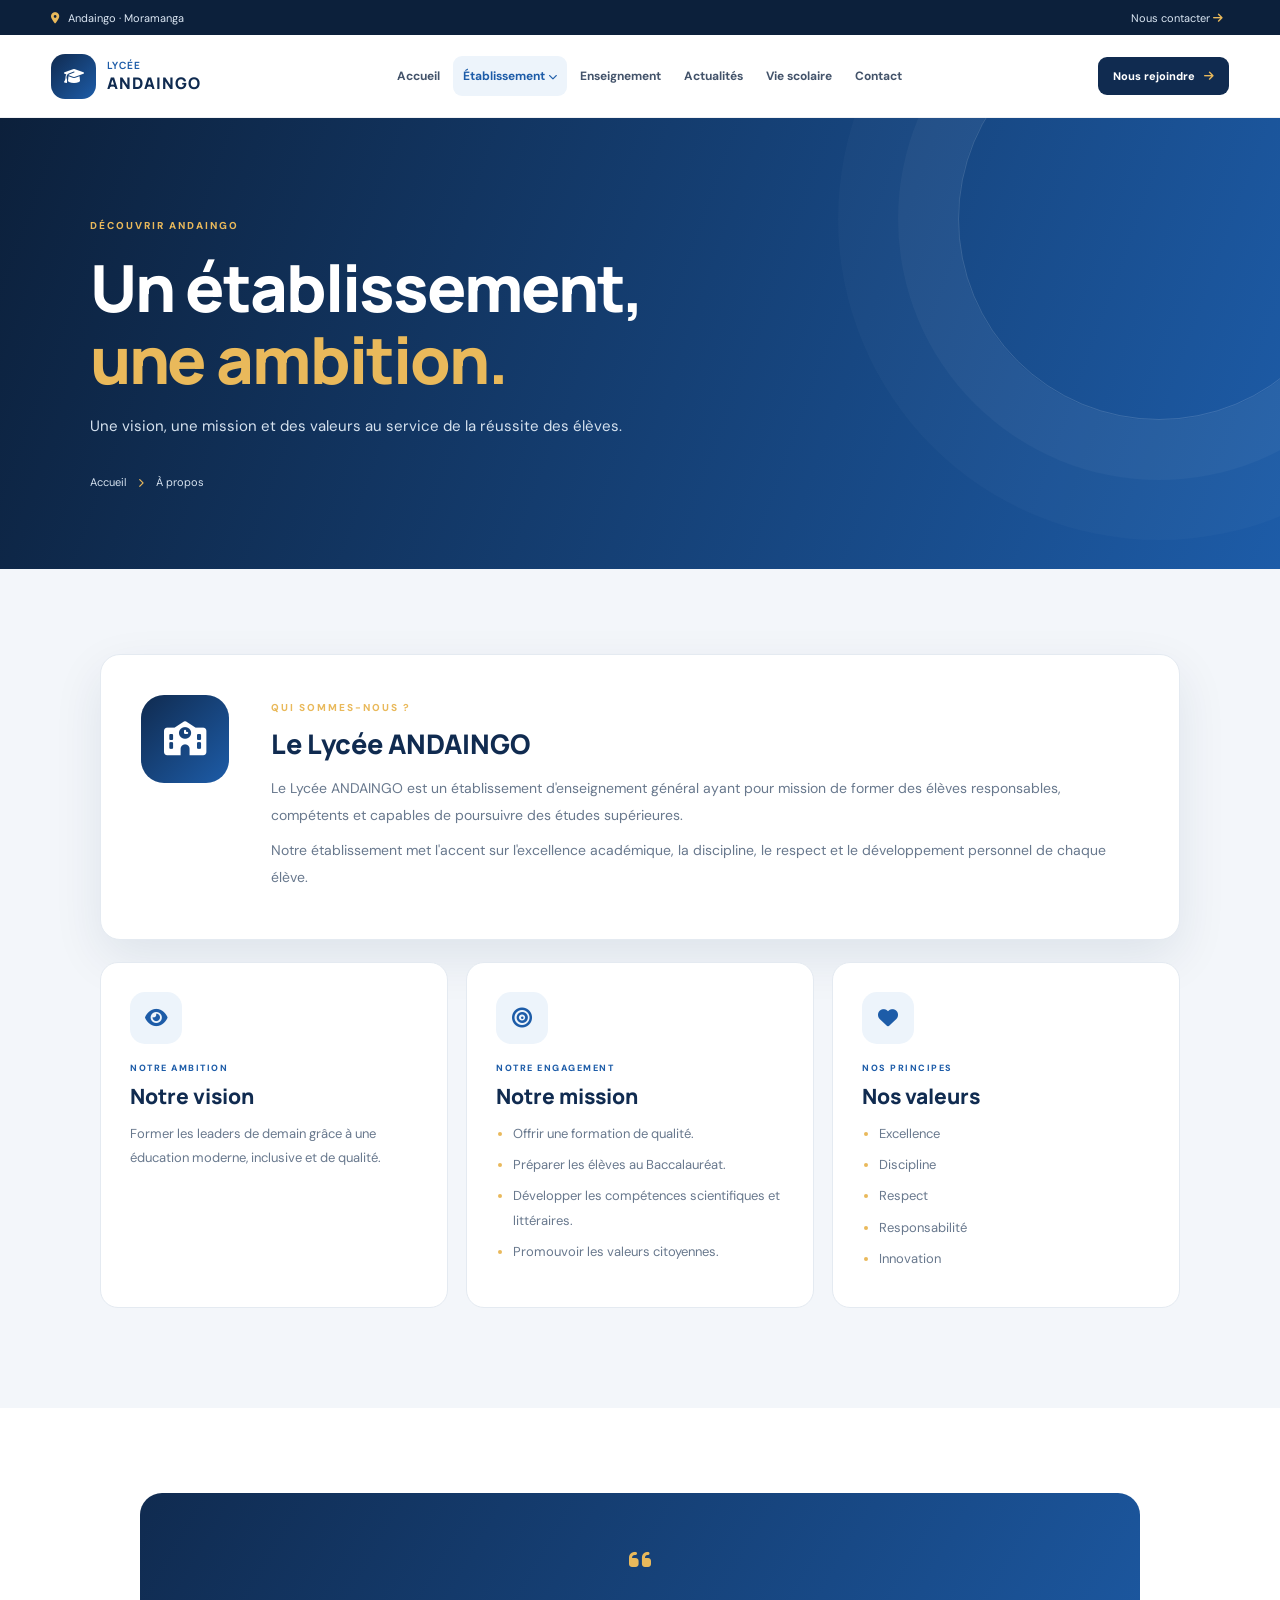
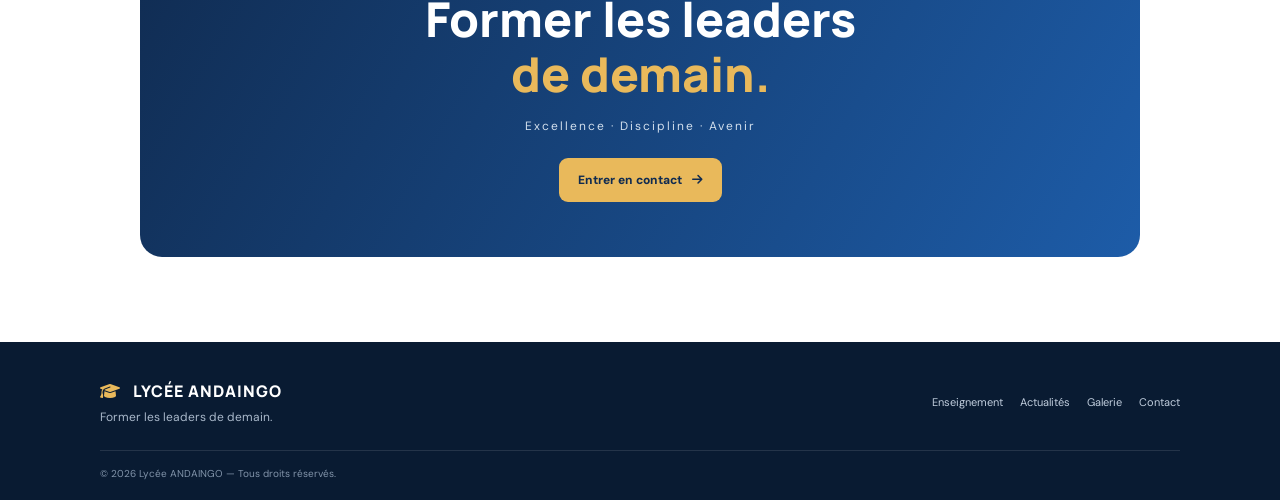
<file: about.html>
<!DOCTYPE html>
<html lang="fr">
 <head>
  <meta charset="utf-8"/>
  <meta content="width=device-width, initial-scale=1.0" name="viewport"/>
  <meta content="Pr&eacute;sentation du Lyc&eacute;e ANDAINGO, sa vision, sa mission et ses valeurs." name="description"/>
  <title>
   &Agrave; propos | Lyc&eacute;e ANDAINGO
  </title>
  <link href="https://fonts.googleapis.com" rel="preconnect"/>
  <link crossorigin="" href="https://fonts.gstatic.com" rel="preconnect"/>
  <link href="https://fonts.googleapis.com/css2?family=DM+Sans:wght@400;500;600;700;800&amp;family=Manrope:wght@400;500;600;700;800&amp;display=swap" rel="stylesheet"/>
  <link href="https://cdnjs.cloudflare.com/ajax/libs/font-awesome/6.6.0/css/all.min.css" rel="stylesheet"/>
  <link href="about.css" rel="stylesheet"/>
 </head>
 <body>
  <div class="topbar">
   <div class="topbar-inner">
    <span>
     <i class="fa-solid fa-location-dot">
     </i>
     Andaingo &middot; Moramanga
    </span>
    <a href="lycee.html#contact">
     Nous contacter
     <i class="fa-solid fa-arrow-right">
     </i>
    </a>
   </div>
  </div>
  <header class="site-header">
   <nav class="navbar">
    <a class="logo" href="lycee.html#home">
     <span class="logo-mark">
      <i class="fa-solid fa-graduation-cap">
      </i>
     </span>
     <span>
      <strong>
       LYC&Eacute;E
      </strong>
      <small>
       ANDAINGO
      </small>
     </span>
    </a>
    <button aria-expanded="false" aria-label="Ouvrir le menu" class="menu-btn" type="button">
     <i class="fa-solid fa-bars">
     </i>
    </button>
    <ul class="nav-links">
     <li>
      <a href="lycee.html#home">
       Accueil
      </a>
     </li>
     <li class="has-dropdown">
      <a class="active" href="about.html">
       &Eacute;tablissement
       <i class="fa-solid fa-chevron-down">
       </i>
      </a>
      <ul class="dropdown">
       <li>
        <a href="#presentation">
         Pr&eacute;sentation
        </a>
       </li>
       <li>
        <a href="#vision">
         Vision &amp; mission
        </a>
       </li>
       <li>
        <a href="#values">
         Nos valeurs
        </a>
       </li>
      </ul>
     </li>
     <li>
      <a href="lycee.html#series">
       Enseignement
      </a>
     </li>
     <li>
      <a href="lycee.html#news">
       Actualit&eacute;s
      </a>
     </li>
     <li>
      <a href="lycee.html#life">
       Vie scolaire
      </a>
     </li>
     <li>
      <a href="lycee.html#contact">
       Contact
      </a>
     </li>
    </ul>
    <a class="nav-cta" href="lycee.html#admission">
     Nous rejoindre
     <i class="fa-solid fa-arrow-right">
     </i>
    </a>
   </nav>
  </header>
  <main>
   <section class="page-hero">
    <div class="hero-inner">
     <span class="kicker">
      D&Eacute;COUVRIR ANDAINGO
     </span>
     <h1>
      Un &eacute;tablissement,
      <br/>
      <em>
       une ambition.
      </em>
     </h1>
     <p>
      Une vision, une mission et des valeurs au service de la r&eacute;ussite des &eacute;l&egrave;ves.
     </p>
     <div class="breadcrumb">
      <a href="lycee.html">
       Accueil
      </a>
      <i class="fa-solid fa-chevron-right">
      </i>
      <span>
       &Agrave; propos
      </span>
     </div>
    </div>
   </section>
   <section class="about-main" id="presentation">
    <div class="intro-card reveal">
     <div class="intro-icon">
      <i class="fa-solid fa-school">
      </i>
     </div>
     <div>
      <span class="kicker">
       QUI SOMMES-NOUS ?
      </span>
      <h2>
       Le Lyc&eacute;e ANDAINGO
      </h2>
      <p>
       Le Lyc&eacute;e ANDAINGO est un &eacute;tablissement d'enseignement g&eacute;n&eacute;ral ayant pour mission de former des &eacute;l&egrave;ves responsables, comp&eacute;tents et capables de poursuivre des &eacute;tudes sup&eacute;rieures.
      </p>
      <p>
       Notre &eacute;tablissement met l'accent sur l'excellence acad&eacute;mique, la discipline, le respect et le d&eacute;veloppement personnel de chaque &eacute;l&egrave;ve.
      </p>
     </div>
    </div>
    <div class="info-grid">
     <article class="info-card reveal" id="vision">
      <span class="info-icon">
       <i class="fa-solid fa-eye">
       </i>
      </span>
      <span class="card-label">
       NOTRE AMBITION
      </span>
      <h2>
       Notre vision
      </h2>
      <p>
       Former les leaders de demain gr&acirc;ce &agrave; une &eacute;ducation moderne, inclusive et de qualit&eacute;.
      </p>
     </article>
     <article class="info-card reveal" id="mission">
      <span class="info-icon">
       <i class="fa-solid fa-bullseye">
       </i>
      </span>
      <span class="card-label">
       NOTRE ENGAGEMENT
      </span>
      <h2>
       Notre mission
      </h2>
      <ul>
       <li>
        Offrir une formation de qualit&eacute;.
       </li>
       <li>
        Pr&eacute;parer les &eacute;l&egrave;ves au Baccalaur&eacute;at.
       </li>
       <li>
        D&eacute;velopper les comp&eacute;tences scientifiques et litt&eacute;raires.
       </li>
       <li>
        Promouvoir les valeurs citoyennes.
       </li>
      </ul>
     </article>
     <article class="info-card reveal" id="values">
      <span class="info-icon">
       <i class="fa-solid fa-heart">
       </i>
      </span>
      <span class="card-label">
       NOS PRINCIPES
      </span>
      <h2>
       Nos valeurs
      </h2>
      <ul>
       <li>
        Excellence
       </li>
       <li>
        Discipline
       </li>
       <li>
        Respect
       </li>
       <li>
        Responsabilit&eacute;
       </li>
       <li>
        Innovation
       </li>
      </ul>
     </article>
    </div>
   </section>
   <section class="quote-section">
    <div class="quote-inner reveal">
     <i class="fa-solid fa-quote-left">
     </i>
     <h2>
      Former les leaders
      <br/>
      <em>
       de demain.
      </em>
     </h2>
     <p>
      Excellence &middot; Discipline &middot; Avenir
     </p>
     <a class="btn" href="lycee.html#contact">
      Entrer en contact
      <i class="fa-solid fa-arrow-right">
      </i>
     </a>
    </div>
   </section>
  </main>
  <footer>
   <div class="footer-main">
    <div>
     <a class="footer-logo" href="lycee.html">
      <i class="fa-solid fa-graduation-cap">
      </i>
      LYC&Eacute;E ANDAINGO
     </a>
     <p>
      Former les leaders de demain.
     </p>
    </div>
    <div class="footer-links">
     <a href="lycee.html#series">
      Enseignement
     </a>
     <a href="lycee.html#news">
      Actualit&eacute;s
     </a>
     <a href="lycee.html#gallery">
      Galerie
     </a>
     <a href="lycee.html#contact">
      Contact
     </a>
    </div>
   </div>
   <div class="footer-bottom">
    &copy;
    <span id="year">
    </span>
    Lyc&eacute;e ANDAINGO &mdash; Tous droits r&eacute;serv&eacute;s.
   </div>
  </footer>
  <script>
   const menu=document.querySelector(".menu-btn"),nav=document.querySelector(".nav-links");
menu?.addEventListener("click",()=>{const open=nav.classList.toggle("open");menu.setAttribute("aria-expanded",String(open));menu.innerHTML=open?'<i class="fa-solid fa-xmark"></i>':'<i class="fa-solid fa-bars"></i>'});
document.querySelectorAll(".has-dropdown>a").forEach(a=>a.addEventListener("click",e=>{if(innerWidth<=800){e.preventDefault();a.parentElement.classList.toggle("open")}}));
document.querySelectorAll(".nav-links a").forEach(a=>a.addEventListener("click",()=>{if(!a.parentElement.classList.contains("has-dropdown"))nav.classList.remove("open")}));
const obs=new IntersectionObserver(entries=>entries.forEach(e=>{if(e.isIntersecting){e.target.classList.add("show");obs.unobserve(e.target)}}),{threshold:.12});
document.querySelectorAll(".reveal").forEach(el=>obs.observe(el));
document.getElementById("year").textContent=new Date().getFullYear();
  </script>
 </body>
</html>
</file>
<file: about.css>
@import url('https://fonts.googleapis.com/css2?family=DM+Sans:wght@400;500;600;700;800&family=Manrope:wght@400;500;600;700;800&display=swap');
:root {
    --navy:#102b50;
    --blue:#1d5ca8;
    --gold:#e9b95b;
    --ink:#17263b;
    --muted:#68788d;
    --soft:#f3f6fa;
    --line:#e4eaf1;
    --shadow:0 18px 50px rgba(16,43,80,.09)
}
* {
    margin:0;
    padding:0;
    box-sizing:border-box;
    scroll-behavior:smooth
}
body {
    font-family:'DM Sans',sans-serif;
    color:var(--ink);
    background:#fff;
    overflow-x:hidden
}
a {
    text-decoration:none;
    color:inherit
}
ul {
    list-style:none
}
.topbar {
    background:#0c203b;
    color:#dce7f4;
    font-size:11px
}
.topbar-inner {
    width:min(1200px,92%);
    min-height:35px;
    margin:auto;
    display:flex;
    justify-content:space-between;
    align-items:center
}
.topbar i {
    color:var(--gold);
    margin-right:6px
}
.site-header {
    position:sticky;
    top:0;
    z-index:1000;
    background:#ffffffef;
    backdrop-filter:blur(15px);
    border-bottom:1px solid #102b5010
}
.navbar {
    width:min(1200px,92%);
    min-height:82px;
    margin:auto;
    display:flex;
    align-items:center;
    justify-content:space-between;
    gap:18px
}
.logo {
    display:flex;
    align-items:center;
    gap:11px;
    color:var(--navy)
}
.logo-mark {
    width:45px;
    height:45px;
    border-radius:14px;
    background:linear-gradient(135deg,var(--navy),var(--blue));
    color:#fff;
    display:grid;
    place-items:center
}
.logo strong,.logo small {
    display:block;
    font-family:Manrope;
    letter-spacing:1px
}
.logo strong {
    font-size:10px;
    color:var(--blue)
}
.logo small {
    font-size:16px;
    font-weight:800
}
.nav-links {
    display:flex;
    gap:3px
}
.nav-links>li {
    position:relative
}
.nav-links>li>a {
    display:block;
    padding:12px 10px;
    border-radius:9px;
    color:#43536a;
    font-size:12px;
    font-weight:700
}
.nav-links>li>a:hover,.nav-links>li>a.active {
    background:#edf4fb;
    color:var(--blue)
}
.nav-links>li>a i {
    font-size:9px
}
.dropdown {
    position:absolute;
    top:100%;
    left:0;
    min-width:190px;
    padding:8px;
    background:#fff;
    border:1px solid var(--line);
    border-radius:12px;
    box-shadow:var(--shadow);
    opacity:0;
    visibility:hidden
}
.has-dropdown:hover .dropdown,.has-dropdown:focus-within .dropdown {
    opacity:1;
    visibility:visible
}
.dropdown a {
    display:block;
    padding:10px;
    border-radius:8px;
    font-size:12px;
    color:#526176
}
.dropdown a:hover {
    background:var(--soft)
}
.nav-cta {
    background:var(--navy);
    color:#fff;
    padding:12px 15px;
    border-radius:9px;
    font-size:11px;
    font-weight:800;
    white-space:nowrap
}
.nav-cta i {
    color:var(--gold);
    margin-left:6px
}
.menu-btn {
    display:none;
    border:0;
    background:#edf4fb;
    color:var(--navy);
    width:42px;
    height:42px;
    border-radius:10px;
    font-size:19px
}
.page-hero {
    background:linear-gradient(110deg,#0c203b,#1d5ca8);
    color:#fff;
    padding:95px 7% 80px;
    position:relative;
    overflow:hidden
}
.page-hero:after {
    content:"";
    position:absolute;
    width:400px;
    height:400px;
    border:1px solid #ffffff25;
    border-radius:50%;
    right:-80px;
    top:-100px;
    box-shadow:0 0 0 60px #ffffff09,0 0 0 120px #ffffff06
}
.hero-inner {
    width:min(1100px,100%);
    margin:auto;
    position:relative;
    z-index:1
}
.kicker {
    font-size:10px;
    letter-spacing:2px;
    font-weight:800;
    color:var(--gold)
}
.page-hero h1 {
    font:800 clamp(40px,6vw,65px)/1.1 Manrope;
    letter-spacing:-2px;
    margin:18px 0
}
.page-hero h1 em {
    font-style:normal;
    color:var(--gold)
}
.page-hero p {
    font-size:15px;
    color:#d6e2ef;
    line-height:1.8
}
.breadcrumb {
    display:flex;
    align-items:center;
    gap:12px;
    margin-top:35px;
    font-size:11px;
    color:#d6e2ef
}
.breadcrumb i {
    font-size:9px;
    color:var(--gold)
}
.breadcrumb a:hover {
    color:var(--gold)
}
.about-main {
    padding:85px 7% 100px;
    background:var(--soft)
}
.intro-card {
    width:min(1080px,100%);
    margin:0 auto 22px;
    padding:40px;
    background:#fff;
    border:1px solid var(--line);
    border-radius:20px;
    box-shadow:var(--shadow);
    display:grid;
    grid-template-columns:100px 1fr;
    gap:30px;
    align-items:start
}
.intro-icon {
    width:88px;
    height:88px;
    border-radius:23px;
    background:linear-gradient(135deg,var(--navy),var(--blue));
    color:#fff;
    display:grid;
    place-items:center;
    font-size:34px
}
.intro-card h2 {
    font:800 27px Manrope;
    color:var(--navy);
    margin:9px 0 13px
}
.intro-card p {
    font-size:14px;
    color:var(--muted);
    line-height:1.9;
    margin-bottom:9px
}
.info-grid {
    width:min(1080px,100%);
    margin:auto;
    display:grid;
    grid-template-columns:repeat(3,1fr);
    gap:18px
}
.info-card {
    background:#fff;
    border:1px solid var(--line);
    border-radius:18px;
    padding:29px;
    transition:.3s
}
.info-card:hover {
    transform:translateY(-7px);
    box-shadow:var(--shadow)
}
.info-icon {
    width:52px;
    height:52px;
    border-radius:15px;
    display:grid;
    place-items:center;
    background:#edf4fb;
    color:var(--blue);
    font-size:20px;
    margin-bottom:18px
}
.card-label {
    display:block;
    font-size:9px;
    letter-spacing:1.5px;
    color:var(--blue);
    font-weight:800
}
.info-card h2 {
    font:800 21px Manrope;
    color:var(--navy);
    margin:8px 0 12px
}
.info-card p,.info-card li {
    font-size:13px;
    line-height:1.85;
    color:var(--muted)
}
.info-card ul {
    padding-left:17px;
    list-style:disc
}
.info-card li {
    margin:7px 0
}
.info-card li::marker {
    color:var(--gold)
}
.quote-section {
    padding:85px 7%;
    background:#fff
}
.quote-inner {
    width:min(1000px,100%);
    margin:auto;
    text-align:center;
    background:linear-gradient(120deg,#102b50,#1d5ca8);
    padding:55px 25px;
    border-radius:22px;
    color:#fff
}
.quote-inner>i {
    color:var(--gold);
    font-size:25px
}
.quote-inner h2 {
    font:800 clamp(32px,5vw,48px)/1.15 Manrope;
    margin:17px
}
.quote-inner h2 em {
    font-style:normal;
    color:var(--gold)
}
.quote-inner p {
    color:#d2dfed;
    font-size:12px;
    letter-spacing:2px;
    margin-bottom:24px
}
.btn {
    display:inline-flex;
    gap:10px;
    align-items:center;
    background:var(--gold);
    color:var(--navy);
    padding:14px 19px;
    border-radius:9px;
    font-size:12px;
    font-weight:800
}
footer {
    background:#091b32;
    color:#fff;
    padding:38px 7% 20px
}
.footer-main {
    width:min(1080px,100%);
    margin:auto;
    display:flex;
    justify-content:space-between;
    align-items:center;
    gap:20px
}
.footer-logo {
    font:800 16px Manrope;
    letter-spacing:1px
}
.footer-logo i {
    color:var(--gold);
    margin-right:8px
}
.footer-main p {
    font-size:12px;
    color:#a9b8ca;
    margin-top:7px
}
.footer-links {
    display:flex;
    gap:17px;
    flex-wrap:wrap
}
.footer-links a {
    font-size:11px;
    color:#c1cede
}
.footer-bottom {
    width:min(1080px,100%);
    margin:25px auto 0;
    padding-top:16px;
    border-top:1px solid #ffffff1c;
    color:#8294aa;
    font-size:10px
}
.reveal {
    opacity:0;
    transform:translateY(22px);
    transition:.65s
}
.reveal.show {
    opacity:1;
    transform:none
}
@media(max-width:900px) {
    .menu-btn {
        display:block
    }
    .nav-cta {
        display:none
    }
    .nav-links {
        position:absolute;
        top:82px;
        left:0;
        width:100%;
        display:none;
        flex-direction:column;
        background:#fff;
        padding:12px 4%;
        box-shadow:0 15px 25px #102b5012
    }
    .nav-links.open {
        display:flex
    }
    .nav-links>li>a {
        display:flex;
        justify-content:space-between
    }
    .dropdown {
        position:static;
        display:none;
        opacity:1;
        visibility:visible;
        box-shadow:none;
        border:0;
        background:var(--soft)
    }
    .has-dropdown.open .dropdown {
        display:block
    }
    .intro-card {
        grid-template-columns:1fr;
        text-align:center
    }
    .intro-icon {
        margin:auto
    }
    .info-grid {
        grid-template-columns:1fr 1fr
    }
    .footer-main {
        flex-direction:column;
        text-align:center
    }
    .footer-links {
        justify-content:center
    }
}
@media(max-width:560px) {
    .topbar-inner {
        justify-content:center
    }
    .navbar {
        min-height:72px
    }
    .nav-links {
        top:72px
    }
    .page-hero {
        padding:70px 6%
    }
    .page-hero h1 {
        font-size:42px
    }
    .about-main {
        padding:60px 6%
    }
    .intro-card {
        padding:27px 22px
    }
    .info-grid {
        grid-template-columns:1fr
    }
    .quote-section {
        padding:55px 6%
    }
    .quote-inner {
        padding:40px 20px
    }
    .footer-links {
        gap:12px
    }
}
@media(prefers-reduced-motion:reduce) {
    *,*::before,*::after {
        scroll-behavior:auto!important;
        transition:none!important
    }
    .reveal {
        opacity:1;
        transform:none
    }
}
</file>
